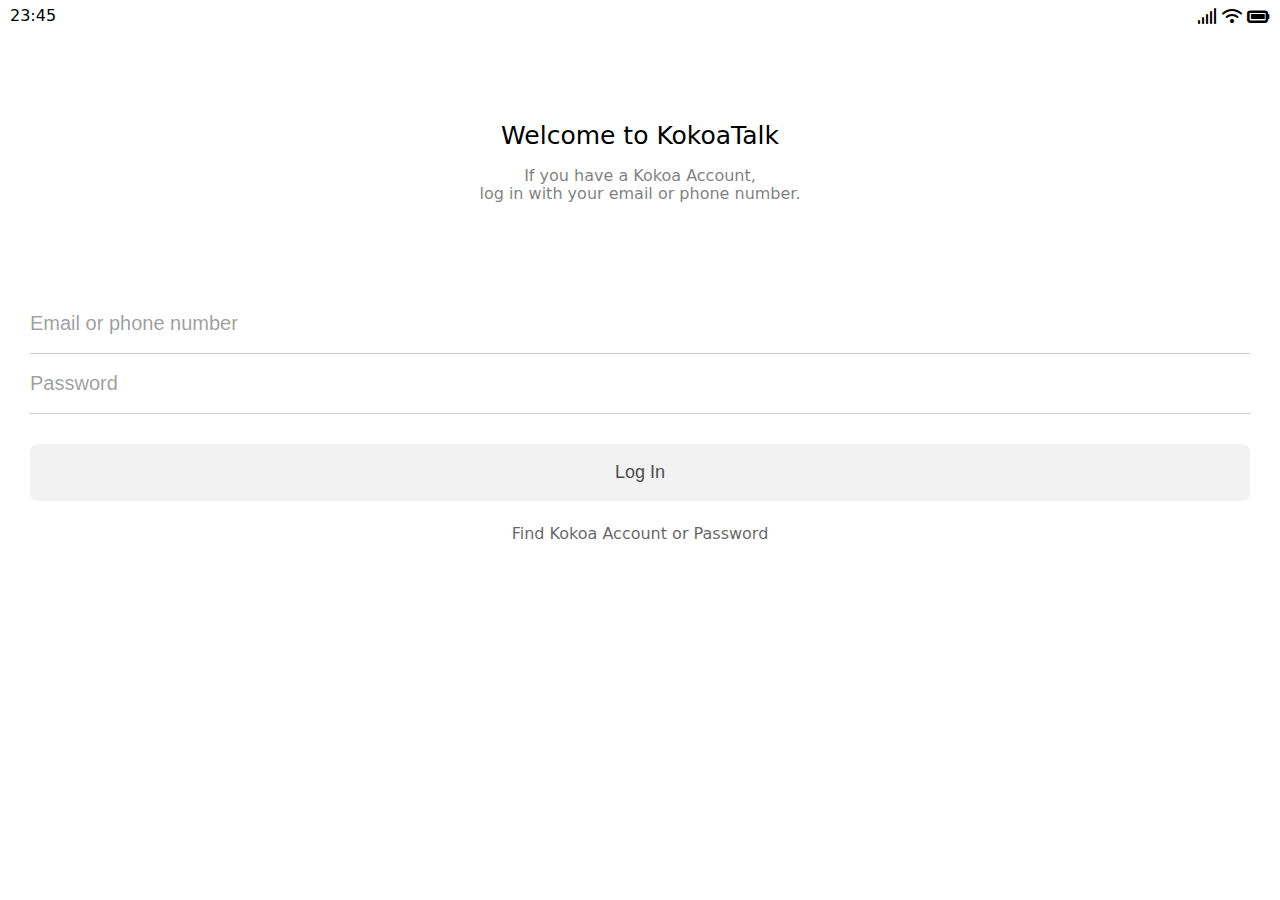
<file: index.html>
<!DOCTYPE html>
<html lang="en">
    <head>
        <meta charset="UTF-8" />
        <meta name="viewport" content="width=device-width, initial-scale=1.0" />
        <link
            rel="stylesheet"
            href="https://cdnjs.cloudflare.com/ajax/libs/font-awesome/6.4.2/css/all.min.css"
        />
        <link rel="stylesheet" href="css/style.css" />
        <title>Welcome to KokoaTalk</title>
    </head>
    <body>
        <div class="status-bar">
            <div class="status-bar__column">
                <span>23:45</span>
            </div>
            <div class="status-bar__column">
                <i class="fa-solid fa-signal"></i>
                <i class="fa-solid fa-wifi"></i>
                <i class="fa-solid fa-battery-full fa-lg"></i>
            </div>
        </div>

        <header class="welcome-header">
            <h1 class="welcome-header__title">Welcome to KokoaTalk</h1>
            <p class="welcome-header__text">If you have a Kokoa Account,</p>
            <p class="welcome-header__text">log in with your email or phone number.</p>
        </header>

        <form action="friends.html" method="get" class="login-form">
            <input name="username" type="text" placeholder="Email or phone number" required />
            <input name="password" type="password" placeholder="Password" required />
            <input type="submit" value="Log In" />
            <a href="#">Find Kokoa Account or Password</a>
        </form>
    </body>
</html>
</file>
<file: css/style.css>
@import 'reset.css';
@import 'variables.css';

/* Components */
@import 'components/status-bar.css';
@import 'components/nav-bar.css';
@import 'components/screen-header.css';
@import 'components/alt-screen-header.css';
@import 'components/user-component.css';
@import 'components/badge.css';
@import 'components/icon-row.css';

/* Screens */
@import 'screens/login.css';
@import 'screens/friends.css';
@import 'screens/find.css';
@import 'screens/more.css';
@import 'screens/settings.css';
@import 'screens/chat.css';

body {
    font-family: system-ui, -apple-system, BlinkMacSystemFont, 'Segoe UI', Roboto, Oxygen, Ubuntu, Cantarell,
        'Open Sans', 'Helvetica Neue', sans-serif;
}

.main-screen {
    padding: 0px var(--horizontal-space);
}
</file>
